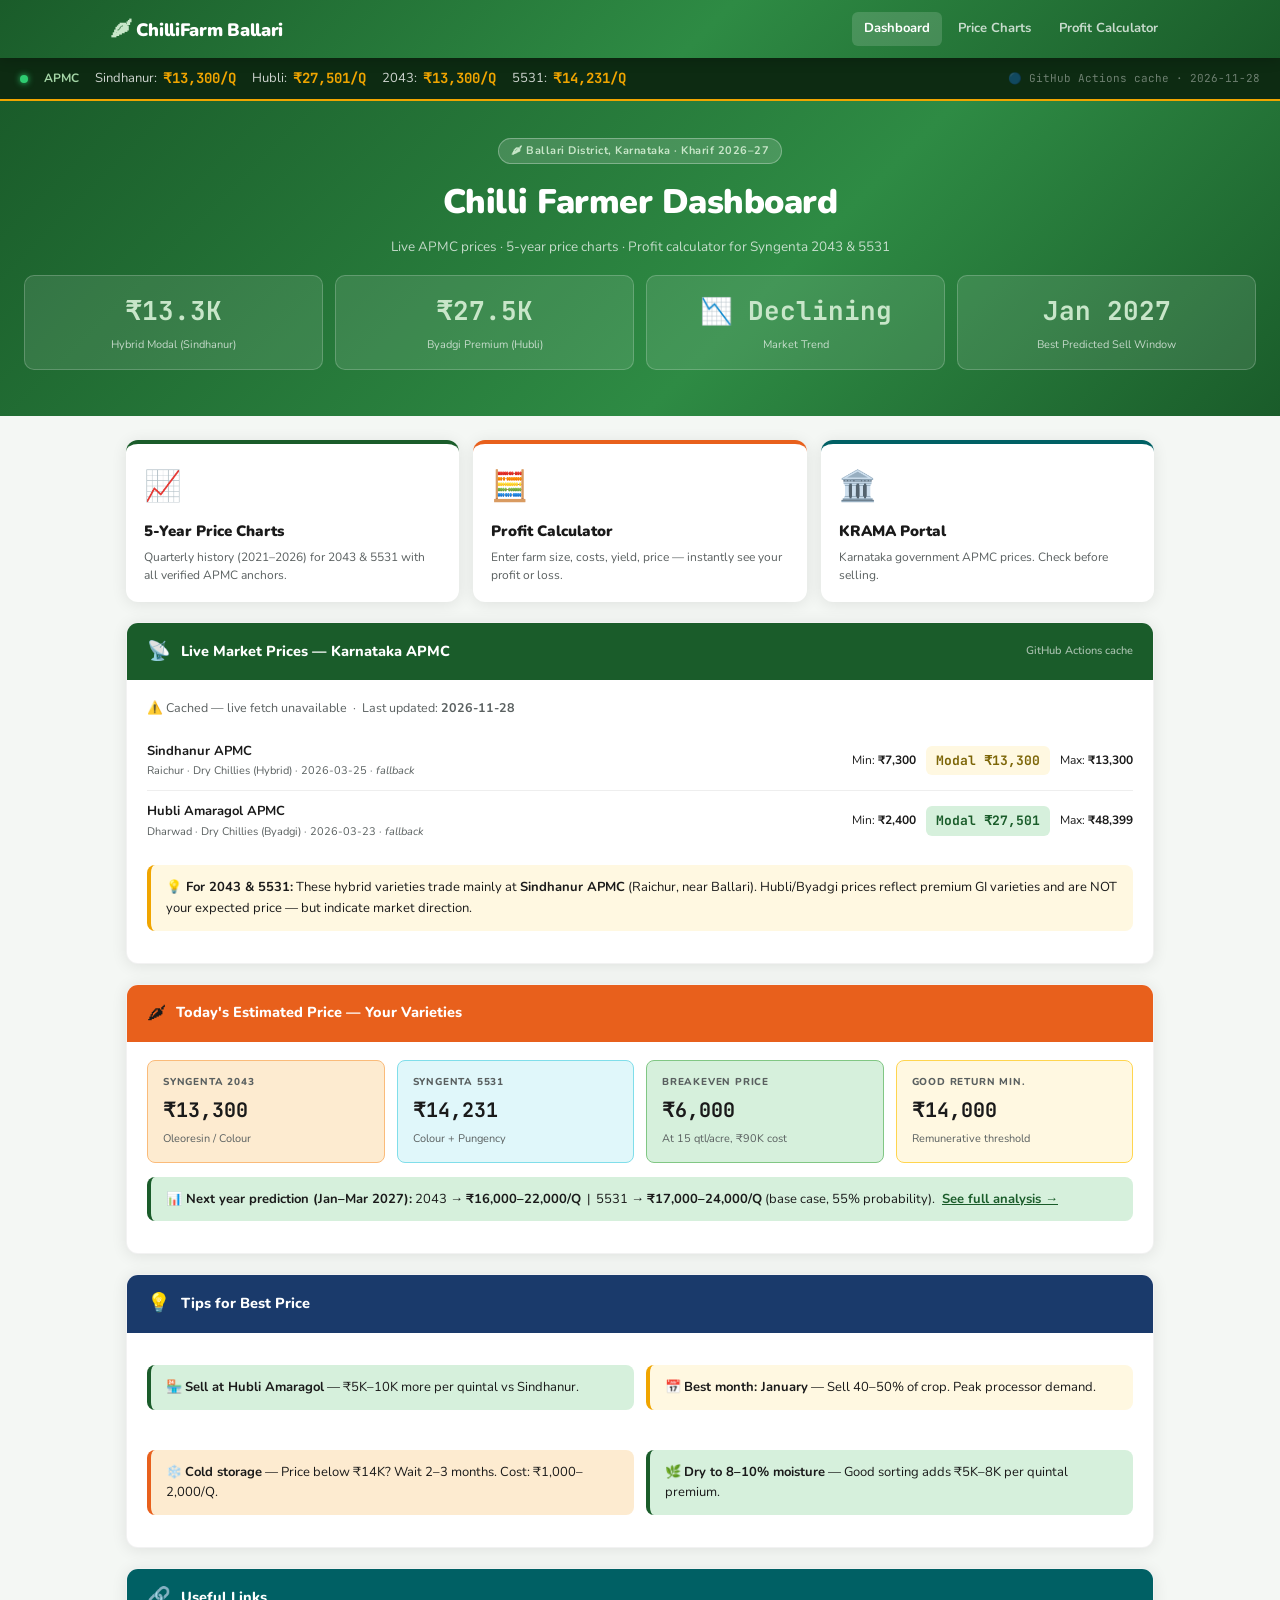
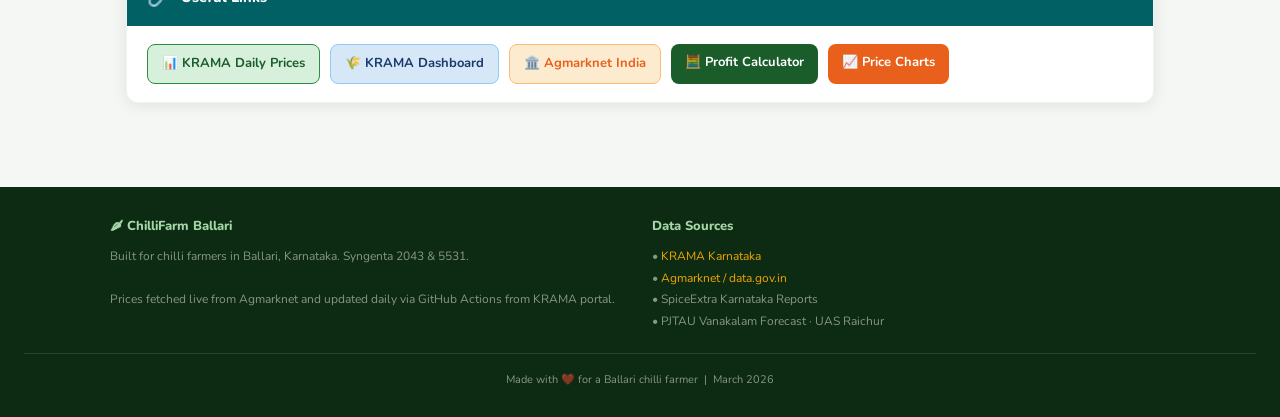
<file: index.html>
<!DOCTYPE html>
<html lang="en">
<head>
<meta charset="UTF-8">
<meta name="viewport" content="width=device-width, initial-scale=1.0">
<title>🌶 Chilli Farm Dashboard — Ballari, Karnataka</title>
<meta name="description" content="Live APMC chilli prices, profit calculator and 5-year price charts for Syngenta 2043 and 5531 farmers in Ballari, Karnataka.">
<link rel="stylesheet" href="assets/css/style.css">
<script src="data/prices.js"></script>
<style>
.hero-grid{display:grid;grid-template-columns:repeat(auto-fit,minmax(180px,1fr));gap:12px;margin:16px 0}
.hero-card{background:rgba(255,255,255,.1);border:1px solid rgba(255,255,255,.2);border-radius:10px;padding:14px 16px;color:#fff;text-align:center}
.hero-card .hv{font-family:'JetBrains Mono',monospace;font-size:26px;font-weight:700;color:#C8E6C9}
.hero-card .hl{font-size:11px;opacity:.7;margin-top:4px}
.market-row{display:grid;grid-template-columns:1fr auto auto auto;align-items:center;gap:10px;padding:10px 0;border-bottom:1px solid #EEE;font-size:13px}
.market-row:last-child{border-bottom:none}
.market-name{font-weight:700}.market-dist{font-size:11px;color:var(--ink-soft)}
.pb{font-family:'JetBrains Mono',monospace;font-weight:700;padding:4px 10px;border-radius:6px;font-size:13px}
.pb-g{background:var(--green-light);color:var(--green-dark)}.pb-a{background:var(--amber-light);color:#7D6608}.pb-r{background:var(--red-light);color:var(--red)}
.nav-cards{display:grid;grid-template-columns:repeat(auto-fit,minmax(190px,1fr));gap:14px;margin-bottom:20px}
.nav-card{background:var(--white);border-radius:12px;box-shadow:var(--shadow);padding:18px;border-top:4px solid;text-decoration:none;color:var(--ink);transition:transform .2s,box-shadow .2s;display:block}
.nav-card:hover{transform:translateY(-3px);box-shadow:var(--shadow-lg)}
.nav-card.green{border-top-color:var(--green-dark)}.nav-card.orange{border-top-color:var(--orange)}.nav-card.teal{border-top-color:var(--teal)}
.nc-icon{font-size:30px;margin-bottom:8px}.nc-title{font-weight:900;font-size:15px;margin-bottom:4px}.nc-desc{font-size:12px;color:var(--ink-soft);line-height:1.5}
</style>
</head>
<body>
<header class="site-header">
  <div class="site-header-inner">
    <a href="index.html" class="site-logo"><span>🌶</span> ChilliFarm Ballari</a>
    <nav class="site-nav">
      <a href="index.html" class="active">Dashboard</a>
      <a href="charts.html">Price Charts</a>
      <a href="calculator.html">Profit Calculator</a>
    </nav>
  </div>
</header>

<div class="live-ticker">
  <div class="live-dot"></div>
  <span class="ticker-label">APMC</span>
  <span class="ticker-item">Sindhanur: <span class="ticker-price" id="t-sindhanur">—</span></span>
  <span class="ticker-item">Hubli: <span class="ticker-price" id="t-hubli">—</span></span>
  <span class="ticker-item">2043: <span class="ticker-price" id="t-2043">—</span></span>
  <span class="ticker-item">5531: <span class="ticker-price" id="t-5531">—</span></span>
  <span class="ticker-updated" id="t-updated">Loading…</span>
</div>

<div class="page-hero">
  <div class="hero-badge">🌶 Ballari District, Karnataka · Kharif 2026–27</div>
  <h1>Chilli Farmer Dashboard</h1>
  <p>Live APMC prices · 5-year price charts · Profit calculator for Syngenta 2043 &amp; 5531</p>
  <div class="hero-grid">
    <div class="hero-card"><div class="hv" id="h-hybrid">₹13,300</div><div class="hl">Hybrid Modal (Sindhanur)</div></div>
    <div class="hero-card"><div class="hv" id="h-byadgi">₹27,501</div><div class="hl">Byadgi Premium (Hubli)</div></div>
    <div class="hero-card"><div class="hv" id="h-trend">📉 Declining</div><div class="hl">Market Trend</div></div>
    <div class="hero-card"><div class="hv">Jan 2027</div><div class="hl">Best Predicted Sell Window</div></div>
  </div>
</div>

<div class="container"><div class="content">

<div class="nav-cards">
  <a href="charts.html" class="nav-card green"><div class="nc-icon">📈</div><div class="nc-title">5-Year Price Charts</div><div class="nc-desc">Quarterly history (2021–2026) for 2043 &amp; 5531 with all verified APMC anchors.</div></a>
  <a href="calculator.html" class="nav-card orange"><div class="nc-icon">🧮</div><div class="nc-title">Profit Calculator</div><div class="nc-desc">Enter farm size, costs, yield, price — instantly see your profit or loss.</div></a>
  <a href="https://krama.karnataka.gov.in" target="_blank" rel="noopener" class="nav-card teal"><div class="nc-icon">🏛️</div><div class="nc-title">KRAMA Portal</div><div class="nc-desc">Karnataka government APMC prices. Check before selling.</div></a>
</div>

<div class="card">
  <div class="card-header green"><span class="icon">📡</span><h2>Live Market Prices — Karnataka APMC</h2><span class="sub" id="live-src-badge">Loading…</span></div>
  <div class="card-body">
    <div id="live-status" style="font-size:12.5px;color:var(--ink-soft);margin-bottom:12px">⏳ Fetching live prices…</div>
    <div id="market-list"></div>
    <div class="callout amber" style="margin-top:14px;font-size:13px">
      <strong>💡 For 2043 &amp; 5531:</strong> These hybrid varieties trade mainly at <strong>Sindhanur APMC</strong> (Raichur, near Ballari). Hubli/Byadgi prices reflect premium GI varieties and are NOT your expected price — but indicate market direction.
    </div>
  </div>
</div>

<div class="card">
  <div class="card-header orange"><span class="icon">🌶</span><h2>Today's Estimated Price — Your Varieties</h2></div>
  <div class="card-body">
    <div class="stat-grid" style="margin-bottom:14px">
      <div class="stat-card orange"><div class="sc-label">Syngenta 2043</div><div class="sc-val" id="est-2043">₹13,300</div><div class="sc-sub">Oleoresin / Colour</div></div>
      <div class="stat-card teal"><div class="sc-label">Syngenta 5531</div><div class="sc-val" id="est-5531">₹14,200</div><div class="sc-sub">Colour + Pungency</div></div>
      <div class="stat-card green"><div class="sc-label">Breakeven Price</div><div class="sc-val">₹6,000</div><div class="sc-sub">At 15 qtl/acre, ₹90K cost</div></div>
      <div class="stat-card amber"><div class="sc-label">Good Return Min.</div><div class="sc-val">₹14,000</div><div class="sc-sub">Remunerative threshold</div></div>
    </div>
    <div class="callout green" style="font-size:13px">
      <strong>📊 Next year prediction (Jan–Mar 2027):</strong>
      2043 → <strong>₹16,000–22,000/Q</strong> &nbsp;|&nbsp; 5531 → <strong>₹17,000–24,000/Q</strong> (base case, 55% probability).
      <a href="charts.html" style="color:var(--green-dark);font-weight:700;margin-left:4px">See full analysis →</a>
    </div>
  </div>
</div>

<div class="card">
  <div class="card-header blue"><span class="icon">💡</span><h2>Tips for Best Price</h2></div>
  <div class="card-body" style="display:grid;grid-template-columns:1fr 1fr;gap:12px">
    <div class="callout green" style="font-size:13px">🏪 <strong>Sell at Hubli Amaragol</strong> — ₹5K–10K more per quintal vs Sindhanur.</div>
    <div class="callout amber" style="font-size:13px">📅 <strong>Best month: January</strong> — Sell 40–50% of crop. Peak processor demand.</div>
    <div class="callout orange" style="font-size:13px">❄️ <strong>Cold storage</strong> — Price below ₹14K? Wait 2–3 months. Cost: ₹1,000–2,000/Q.</div>
    <div class="callout green" style="font-size:13px">🌿 <strong>Dry to 8–10% moisture</strong> — Good sorting adds ₹5K–8K per quintal premium.</div>
  </div>
</div>

<div class="card">
  <div class="card-header teal"><span class="icon">🔗</span><h2>Useful Links</h2></div>
  <div class="card-body" style="display:flex;flex-wrap:wrap;gap:10px">
    <a href="https://krama.karnataka.gov.in/MainPage/DailyMrktPriceRep2?Rep=Com&CommCode=132&VarCode=1&CommName=Dry+Chillies&VarName=Byadgi" target="_blank" rel="noopener" style="background:var(--green-light);color:var(--green-dark);padding:8px 14px;border-radius:8px;text-decoration:none;font-weight:700;font-size:13px;border:1.5px solid var(--green-med)">📊 KRAMA Daily Prices</a>
    <a href="https://krama.karnataka.gov.in/krishi_dashboard" target="_blank" rel="noopener" style="background:var(--blue-light);color:var(--blue-dark);padding:8px 14px;border-radius:8px;text-decoration:none;font-weight:700;font-size:13px;border:1.5px solid #90CAF9">🌾 KRAMA Dashboard</a>
    <a href="https://agmarknet.gov.in" target="_blank" rel="noopener" style="background:var(--orange-light);color:var(--orange);padding:8px 14px;border-radius:8px;text-decoration:none;font-weight:700;font-size:13px;border:1.5px solid #FABB7A">🏛️ Agmarknet India</a>
    <a href="calculator.html" style="background:var(--green-dark);color:#fff;padding:8px 14px;border-radius:8px;text-decoration:none;font-weight:700;font-size:13px">🧮 Profit Calculator</a>
    <a href="charts.html" style="background:var(--orange);color:#fff;padding:8px 14px;border-radius:8px;text-decoration:none;font-weight:700;font-size:13px">📈 Price Charts</a>
  </div>
</div>

</div></div>

<footer class="site-footer">
  <div class="site-footer-inner">
    <div><h3>🌶 ChilliFarm Ballari</h3>Built for chilli farmers in Ballari, Karnataka. Syngenta 2043 &amp; 5531.<br><br>Prices fetched live from Agmarknet and updated daily via GitHub Actions from KRAMA portal.</div>
    <div><h3>Data Sources</h3>• <a href="https://krama.karnataka.gov.in" target="_blank" rel="noopener">KRAMA Karnataka</a><br>• <a href="https://agmarknet.gov.in" target="_blank" rel="noopener">Agmarknet / data.gov.in</a><br>• SpiceExtra Karnataka Reports<br>• PJTAU Vanakalam Forecast · UAS Raichur</div>
  </div>
  <div class="footer-copy">Made with ❤️ for a Ballari chilli farmer &nbsp;|&nbsp; March 2026</div>
</footer>

<script src="assets/js/live-data.js"></script>
<script>
const fmt = n => n ? "₹" + Number(n).toLocaleString("en-IN") : "—";

function renderDashboard(data) {
  const ve = data.variety_estimates || {}, s = data.summary || {}, mkt = data.markets || [];
  renderTicker(data);
  const sindh = mkt.find(m => m.market.toLowerCase().includes("sindhanur"))?.modal_price;
  const hubli  = mkt.find(m => m.market.toLowerCase().includes("hubli"))?.modal_price;
  const trendMap = {rising:"📈 Rising",stable:"→ Stable",declining:"📉 Declining",very_low:"⚠️ Very Low"};
  const set = (id, v) => { const el = document.getElementById(id); if(el) el.textContent = v; };
  set("h-hybrid", sindh ? "₹"+(sindh/1000).toFixed(1)+"K" : "₹13.3K");
  set("h-byadgi",  hubli ? "₹"+(hubli/1000).toFixed(1)+"K"  : "₹27.5K");
  set("h-trend", trendMap[s.trend] || "→ Stable");
  set("est-2043", fmt(ve.syngenta_2043?.estimated_modal));
  set("est-5531", fmt(ve.syngenta_5531?.estimated_modal));
  set("live-src-badge", data.source_label || "Data");
  const statusMap = {live_agmarknet:"✅ Live from Agmarknet API",live:"✅ Live from GitHub cache",embedded_seed:"📋 Seed data (Mar 2026) — live fetch in background",fallback:"⚠️ Cached — live fetch unavailable"};
  const statusEl = document.getElementById("live-status");
  if(statusEl) statusEl.innerHTML = `${statusMap[data.fetch_status]||"📋 Data loaded"} &nbsp;·&nbsp; Last updated: <strong>${data.last_updated}</strong>`;
  const listEl = document.getElementById("market-list");
  if(listEl && mkt.length) listEl.innerHTML = mkt.map(m => {
    const cls = m.modal_price>18000?"pb-g":m.modal_price>13000?"pb-a":"pb-r";
    return `<div class="market-row">
      <div><div class="market-name">${m.market}</div><div class="market-dist">${m.district} · ${m.variety} · ${m.date} · <em>${m.source}</em></div></div>
      <div style="font-size:12px">Min: <strong>${fmt(m.min_price)}</strong></div>
      <span class="pb ${cls}">Modal ${fmt(m.modal_price)}</span>
      <div style="font-size:12px">Max: <strong>${fmt(m.max_price)}</strong></div>
    </div>`;
  }).join("");
}

// Show seed data instantly
renderDashboard({...window.CHILLI_PRICES, fetch_status:"embedded_seed", source_label:"Seed data (live loading…)"});
// Then upgrade with live data
loadLiveData().then(renderDashboard).catch(console.error);
</script>
</body>
</html>
</file>
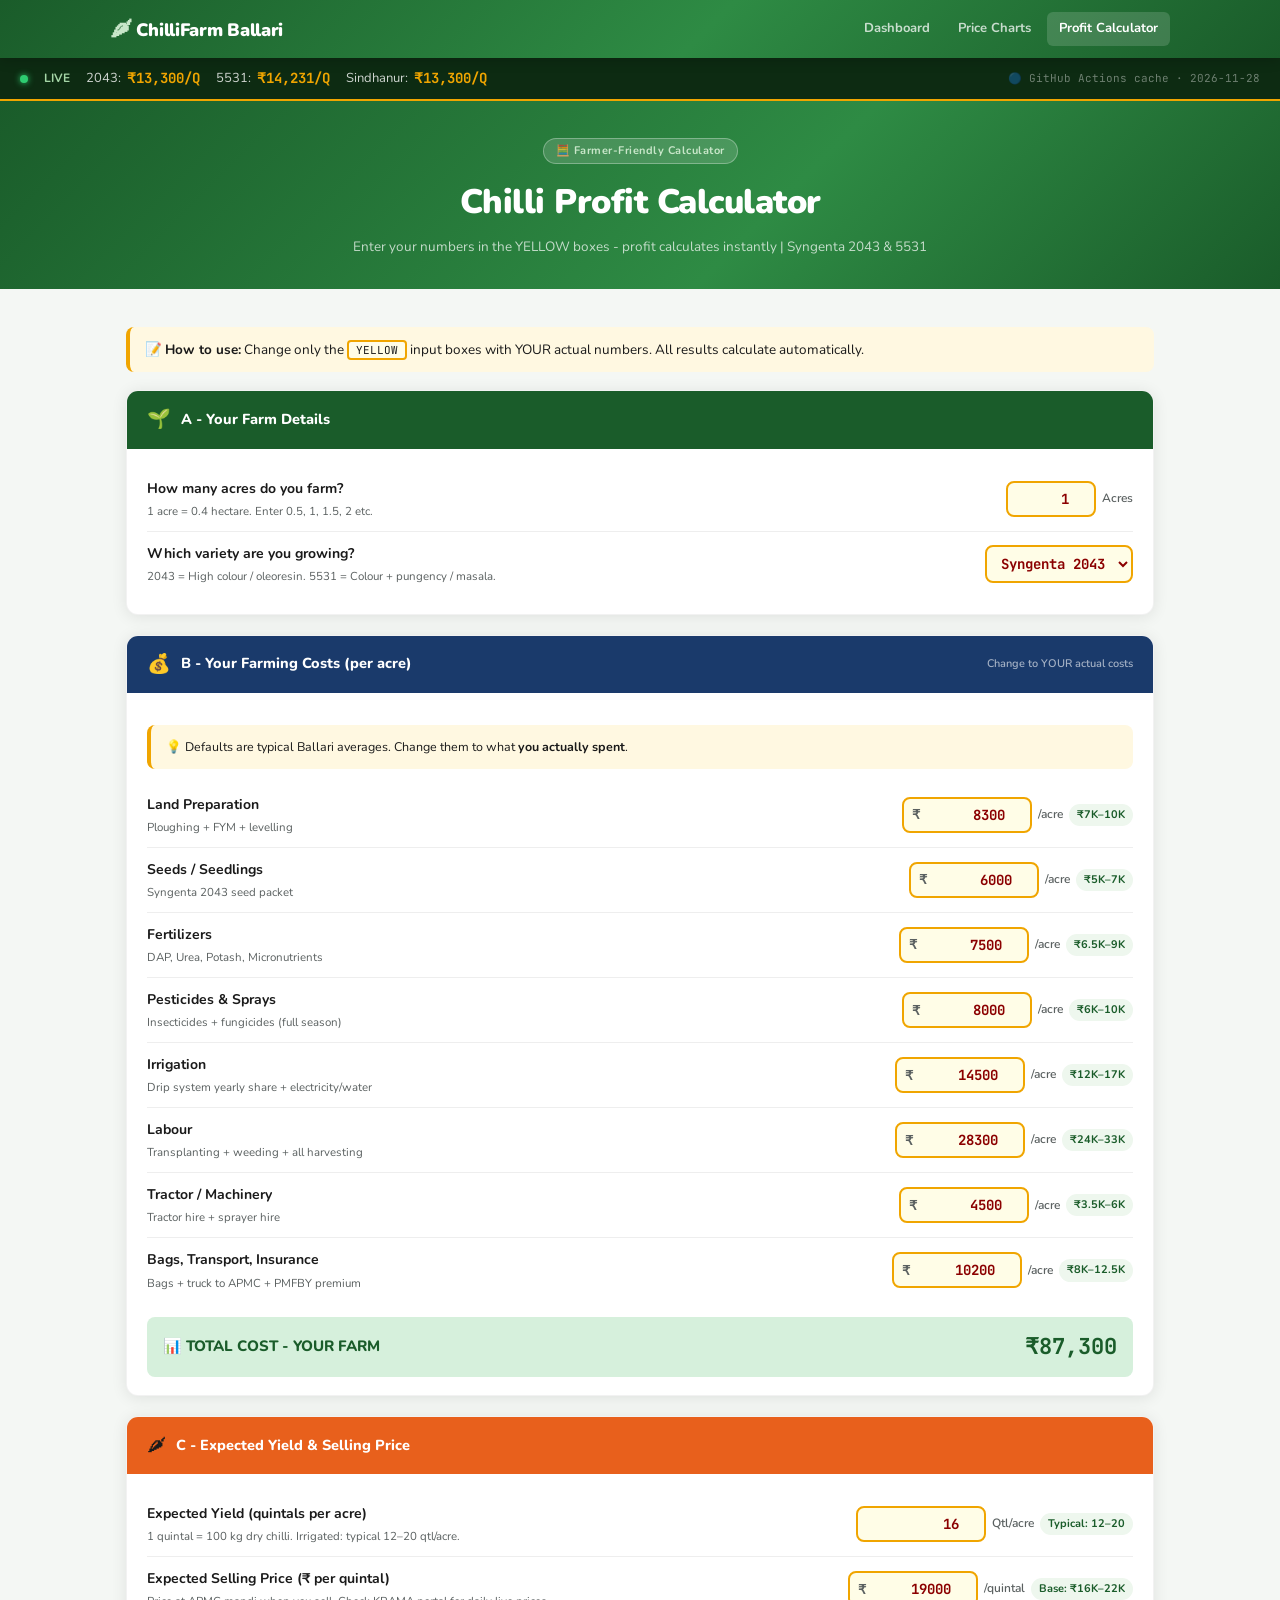
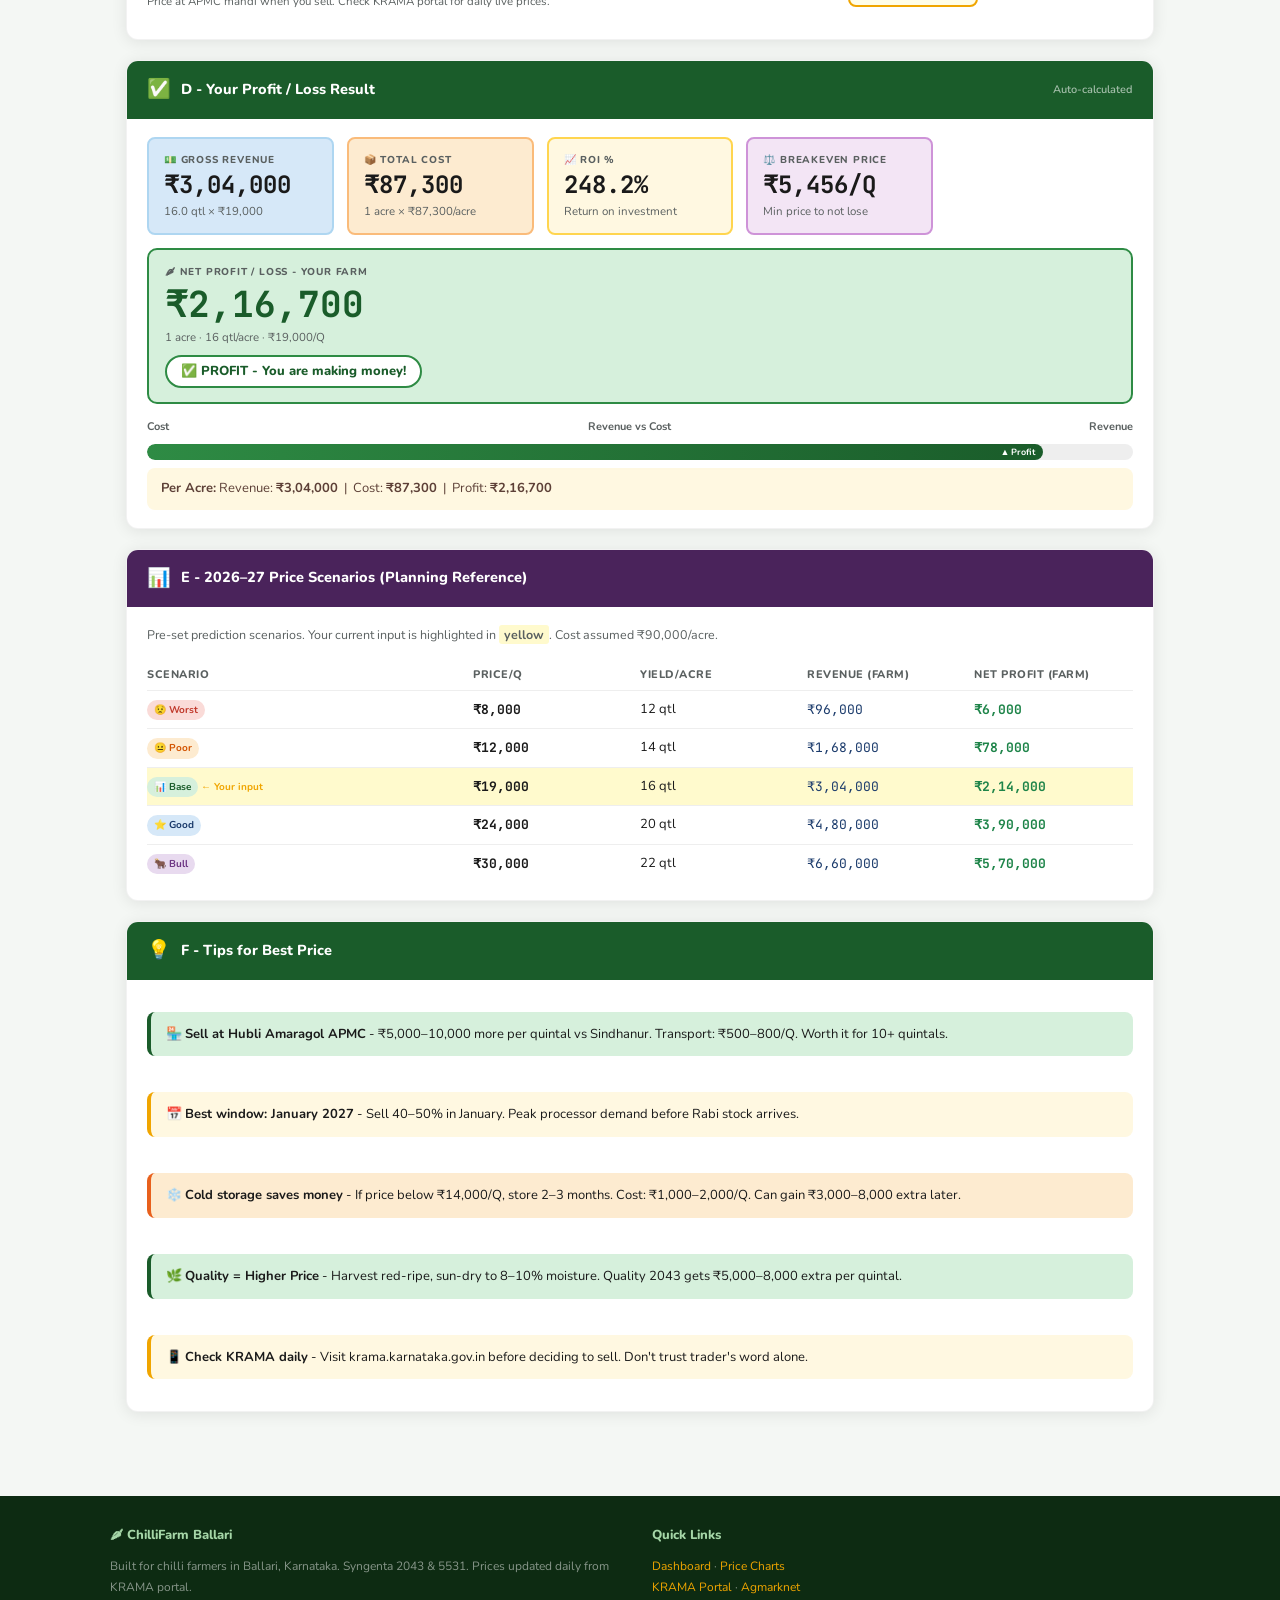
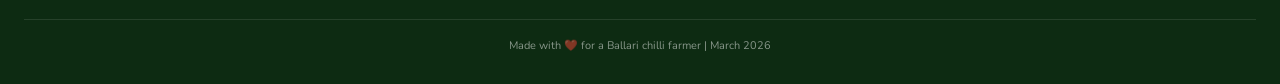
<file: calculator.html>
<!DOCTYPE html>
<html lang="en">
<head>
<meta charset="UTF-8">
<meta name="viewport" content="width=device-width, initial-scale=1.0">
<title>🧮 Profit Calculator - Syngenta 2043 & 5531 | ChilliFarm Ballari</title>
<link rel="stylesheet" href="assets/css/style.css">
<script src="data/prices.js"></script>
<style>
.total-bar{background:var(--green-light);border-radius:8px;padding:12px 16px;margin-top:14px;display:flex;justify-content:space-between;align-items:center;flex-wrap:wrap;gap:8px}
.total-bar-label{font-weight:800;font-size:15px;color:var(--green-dark)}
.total-bar-val{font-family:'JetBrains Mono',monospace;font-size:22px;font-weight:700;color:var(--green-dark)}
.result-profit{background:var(--green-light);border:2px solid var(--green-med);border-radius:10px;padding:14px 16px;grid-column:1/-1}
.result-profit .rc-val{font-size:36px;color:var(--green-dark)}
.profit-status{display:inline-flex;align-items:center;gap:6px;background:var(--white);border-radius:100px;padding:4px 14px;font-size:13px;font-weight:800;margin-top:8px}
.ps-ok{color:var(--green-dark);border:2px solid var(--green-med)}
.ps-warn{color:var(--orange);border:2px solid var(--amber)}
.ps-loss{color:var(--red);border:2px solid var(--red)}
.meter-bar{height:16px;background:#EEE;border-radius:100px;overflow:hidden;margin:8px 0}
.meter-fill{height:100%;border-radius:100px;transition:width .5s,background .3s;display:flex;align-items:center;justify-content:flex-end;padding-right:8px;min-width:3px}
.mfl{font-size:9px;font-weight:700;color:#fff}
.per-acre-bar{background:var(--amber-light);border-radius:8px;padding:10px 14px;font-size:13px;color:#5D4037;margin-top:8px}
.sc-row{display:grid;grid-template-columns:2fr 1fr 1fr 1fr 1fr;gap:8px;padding:8px 0;border-bottom:1px solid #EEE;font-size:13px;align-items:center}
.sc-row:last-child{border-bottom:none}
.sc-row.hdr{font-weight:800;font-size:11px;color:var(--ink-soft);text-transform:uppercase;letter-spacing:.5px;padding-bottom:6px}
.sc-tag{display:inline-block;font-size:10px;font-weight:700;padding:2px 7px;border-radius:100px}
.st-worst{background:var(--red-light);color:var(--red)}.st-poor{background:var(--orange-light);color:#D35400}
.st-base{background:var(--green-light);color:var(--green-dark)}.st-good{background:var(--blue-light);color:var(--blue-dark)}.st-bull{background:#E8DAEF;color:#6C3483}
.curr-row{background:#FFFACD}
</style>
</head>
<body>

<header class="site-header">
  <div class="site-header-inner">
    <a href="index.html" class="site-logo"><span>🌶</span> ChilliFarm Ballari</a>
    <nav class="site-nav">
      <a href="index.html">Dashboard</a>
      <a href="charts.html">Price Charts</a>
      <a href="calculator.html" class="active">Profit Calculator</a>
    </nav>
  </div>
</header>

<div class="live-ticker">
  <div class="live-dot"></div>
  <span class="ticker-label">LIVE</span>
  <span class="ticker-item">2043: <span class="ticker-price" id="t-2043">-</span></span>
  <span class="ticker-item">5531: <span class="ticker-price" id="t-5531">-</span></span>
  <span class="ticker-item">Sindhanur: <span class="ticker-price" id="t-sindhanur">-</span></span>
  <span class="ticker-updated" id="t-updated">Loading…</span>
</div>

<div class="page-hero">
  <div class="hero-badge">🧮 Farmer-Friendly Calculator</div>
  <h1>Chilli Profit Calculator</h1>
  <p>Enter your numbers in the YELLOW boxes - profit calculates instantly | Syngenta 2043 &amp; 5531</p>
</div>

<div class="container"><div class="content">

<div class="callout amber" style="margin-bottom:18px;font-size:13.5px">
  📝 <strong>How to use:</strong> Change only the <span style="background:var(--input-bg);border:2px solid var(--input-gold);border-radius:4px;padding:1px 7px;font-family:'JetBrains Mono',monospace;font-size:11px">YELLOW</span> input boxes with YOUR actual numbers. All results calculate automatically.
</div>

<!-- A: FARM DETAILS -->
<div class="card">
  <div class="card-header green"><span class="icon">🌱</span><h2>A - Your Farm Details</h2></div>
  <div class="card-body">
    <div class="input-row">
      <div><div class="input-label">How many acres do you farm?</div><div class="input-hint">1 acre = 0.4 hectare. Enter 0.5, 1, 1.5, 2 etc.</div></div>
      <div class="input-right"><input type="number" id="acres" value="1" min="0.5" max="200" step="0.5" style="width:90px;padding-left:10px"><span class="unit-label">Acres</span></div>
    </div>
    <div class="input-row">
      <div><div class="input-label">Which variety are you growing?</div><div class="input-hint">2043 = High colour / oleoresin. 5531 = Colour + pungency / masala.</div></div>
      <div class="input-right"><select id="variety"><option value="2043">Syngenta 2043</option><option value="5531">Syngenta 5531</option></select></div>
    </div>
  </div>
</div>

<!-- B: COSTS -->
<div class="card">
  <div class="card-header blue"><span class="icon">💰</span><h2>B - Your Farming Costs (per acre)</h2><span class="sub">Change to YOUR actual costs</span></div>
  <div class="card-body">
    <div class="callout amber" style="margin-bottom:14px;font-size:12.5px">💡 Defaults are typical Ballari averages. Change them to what <strong>you actually spent</strong>.</div>
    <div id="cost-rows"></div>
    <div class="total-bar"><span class="total-bar-label">📊 TOTAL COST - YOUR FARM</span><span class="total-bar-val" id="display-total">₹0</span></div>
  </div>
</div>

<!-- C: YIELD & PRICE -->
<div class="card">
  <div class="card-header orange"><span class="icon">🌶</span><h2>C - Expected Yield &amp; Selling Price</h2></div>
  <div class="card-body">
    <div class="input-row">
      <div><div class="input-label">Expected Yield (quintals per acre)</div><div class="input-hint">1 quintal = 100 kg dry chilli. Irrigated: typical 12–20 qtl/acre.</div></div>
      <div class="input-right"><input type="number" id="yield-pa" value="16" min="1" max="50" step="0.5" style="padding-left:10px"><span class="unit-label">Qtl/acre</span><span class="typical-tag">Typical: 12–20</span></div>
    </div>
    <div class="input-row">
      <div><div class="input-label">Expected Selling Price (₹ per quintal)</div><div class="input-hint">Price at APMC mandi when you sell. Check KRAMA portal for daily live prices.</div></div>
      <div class="input-right"><div class="inp-wrap"><span class="inp-prefix">₹</span><input type="number" id="price-pq" value="19000" min="1000" max="200000" step="500"></div><span class="unit-label">/quintal</span><span class="typical-tag" id="price-tag">Base: ₹16K–22K</span></div>
    </div>
  </div>
</div>

<!-- D: RESULTS -->
<div class="card">
  <div class="card-header green"><span class="icon">✅</span><h2>D - Your Profit / Loss Result</h2><span class="sub">Auto-calculated</span></div>
  <div class="card-body">
    <div class="result-grid">
      <div class="result-card" style="background:var(--blue-light);border-color:#AED6F1"><div class="rc-label">💵 Gross Revenue</div><div class="rc-val" id="d-rev">₹0</div><div class="rc-sub" id="d-rev-sub">0 qtl × ₹0</div></div>
      <div class="result-card" style="background:var(--orange-light);border-color:#FABB7A"><div class="rc-label">📦 Total Cost</div><div class="rc-val" id="d-cost">₹0</div><div class="rc-sub" id="d-cost-sub">All inputs</div></div>
      <div class="result-card" style="background:var(--amber-light);border-color:#FFD54F"><div class="rc-label">📈 ROI %</div><div class="rc-val" id="d-roi">0%</div><div class="rc-sub">Return on investment</div></div>
      <div class="result-card" style="background:#F3E5F5;border-color:#CE93D8"><div class="rc-label">⚖️ Breakeven Price</div><div class="rc-val" id="d-bkevn">₹0/Q</div><div class="rc-sub">Min price to not lose</div></div>
      <div class="result-profit result-card"><div class="rc-label">🌶 NET PROFIT / LOSS - YOUR FARM</div><div class="rc-val" id="d-profit">₹0</div><div class="rc-sub" id="d-profit-sub">Based on your inputs</div><div id="profit-badge"></div></div>
    </div>
    <div style="margin-top:10px">
      <div style="display:flex;justify-content:space-between;font-size:11px;font-weight:700;color:var(--ink-soft);margin-bottom:3px"><span>Cost</span><span>Revenue vs Cost</span><span>Revenue</span></div>
      <div class="meter-bar"><div class="meter-fill" id="meter"><span class="mfl" id="meter-txt"></span></div></div>
    </div>
    <div class="per-acre-bar"><strong>Per Acre:</strong> Revenue: <strong id="rpa">₹0</strong> &nbsp;|&nbsp; Cost: <strong id="cpa">₹0</strong> &nbsp;|&nbsp; Profit: <strong id="ppa">₹0</strong></div>
  </div>
</div>

<!-- E: SCENARIOS -->
<div class="card">
  <div class="card-header" style="background:#4A235B"><span class="icon">📊</span><h2>E - 2026–27 Price Scenarios (Planning Reference)</h2></div>
  <div class="card-body">
    <p style="font-size:12.5px;color:var(--ink-soft);margin-bottom:12px">Pre-set prediction scenarios. Your current input is highlighted in <span style="background:#FFFACD;padding:1px 5px;border-radius:3px;font-weight:700">yellow</span>. Cost assumed ₹90,000/acre.</p>
    <div class="sc-row hdr"><div>Scenario</div><div>Price/Q</div><div>Yield/acre</div><div>Revenue (farm)</div><div>Net Profit (farm)</div></div>
    <div id="scenario-rows"></div>
  </div>
</div>

<!-- F: TIPS -->
<div class="card">
  <div class="card-header green"><span class="icon">💡</span><h2>F - Tips for Best Price</h2></div>
  <div class="card-body" style="display:flex;flex-direction:column;gap:8px">
    <div class="callout green" style="font-size:13px">🏪 <strong>Sell at Hubli Amaragol APMC</strong> - ₹5,000–10,000 more per quintal vs Sindhanur. Transport: ₹500–800/Q. Worth it for 10+ quintals.</div>
    <div class="callout amber" style="font-size:13px">📅 <strong>Best window: January 2027</strong> - Sell 40–50% in January. Peak processor demand before Rabi stock arrives.</div>
    <div class="callout orange" style="font-size:13px">❄️ <strong>Cold storage saves money</strong> - If price below ₹14,000/Q, store 2–3 months. Cost: ₹1,000–2,000/Q. Can gain ₹3,000–8,000 extra later.</div>
    <div class="callout green" style="font-size:13px">🌿 <strong>Quality = Higher Price</strong> - Harvest red-ripe, sun-dry to 8–10% moisture. Quality 2043 gets ₹5,000–8,000 extra per quintal.</div>
    <div class="callout amber" style="font-size:13px">📱 <strong>Check KRAMA daily</strong> - Visit krama.karnataka.gov.in before deciding to sell. Don't trust trader's word alone.</div>
  </div>
</div>

</div></div>

<footer class="site-footer">
  <div class="site-footer-inner">
    <div><h3>🌶 ChilliFarm Ballari</h3>Built for chilli farmers in Ballari, Karnataka. Syngenta 2043 &amp; 5531. Prices updated daily from KRAMA portal.</div>
    <div><h3>Quick Links</h3><a href="index.html">Dashboard</a> · <a href="charts.html">Price Charts</a><br><a href="https://krama.karnataka.gov.in" target="_blank" rel="noopener">KRAMA Portal</a> · <a href="https://agmarknet.gov.in" target="_blank" rel="noopener">Agmarknet</a></div>
  </div>
  <div class="footer-copy">Made with ❤️ for a Ballari chilli farmer | March 2026</div>
</footer>

<script src="assets/js/live-data.js"></script>
<script>
const costData = {
  "2043":[
    {label:"Land Preparation",hint:"Ploughing + FYM + levelling",val:8300,typical:"₹7K–10K"},
    {label:"Seeds / Seedlings",hint:"Syngenta 2043 seed packet",val:6000,typical:"₹5K–7K"},
    {label:"Fertilizers",hint:"DAP, Urea, Potash, Micronutrients",val:7500,typical:"₹6.5K–9K"},
    {label:"Pesticides & Sprays",hint:"Insecticides + fungicides (full season)",val:8000,typical:"₹6K–10K"},
    {label:"Irrigation",hint:"Drip system yearly share + electricity/water",val:14500,typical:"₹12K–17K"},
    {label:"Labour",hint:"Transplanting + weeding + all harvesting",val:28300,typical:"₹24K–33K"},
    {label:"Tractor / Machinery",hint:"Tractor hire + sprayer hire",val:4500,typical:"₹3.5K–6K"},
    {label:"Bags, Transport, Insurance",hint:"Bags + truck to APMC + PMFBY premium",val:10200,typical:"₹8K–12.5K"},
  ],
  "5531":[
    {label:"Land Preparation",hint:"Ploughing + FYM + levelling",val:8300,typical:"₹7K–10K"},
    {label:"Seeds / Seedlings",hint:"Syngenta 5531 seed packet",val:5800,typical:"₹5K–7K"},
    {label:"Fertilizers",hint:"DAP, Urea, Potash, Micronutrients",val:7500,typical:"₹6.5K–9K"},
    {label:"Pesticides & Sprays",hint:"Insecticides + fungicides (full season)",val:7500,typical:"₹6K–10K"},
    {label:"Irrigation",hint:"Drip system yearly share + electricity/water",val:14500,typical:"₹12K–17K"},
    {label:"Labour",hint:"Transplanting + weeding + all harvesting",val:28300,typical:"₹24K–33K"},
    {label:"Tractor / Machinery",hint:"Tractor hire + sprayer hire",val:4500,typical:"₹3.5K–6K"},
    {label:"Bags, Transport, Insurance",hint:"Bags + truck to APMC + PMFBY premium",val:10200,typical:"₹8K–12.5K"},
  ]
};

const scenarios = {
  "2043":[{n:"😟 Worst",cls:"st-worst",p:8000,y:12},{n:"😐 Poor",cls:"st-poor",p:12000,y:14},{n:"📊 Base",cls:"st-base",p:19000,y:16},{n:"⭐ Good",cls:"st-good",p:24000,y:20},{n:"🐂 Bull",cls:"st-bull",p:30000,y:22}],
  "5531":[{n:"😟 Worst",cls:"st-worst",p:9000,y:11},{n:"😐 Poor",cls:"st-poor",p:13500,y:13},{n:"📊 Base",cls:"st-base",p:21000,y:15},{n:"⭐ Good",cls:"st-good",p:26000,y:18},{n:"🐂 Bull",cls:"st-bull",p:32000,y:20}]
};

let costVals = [];
const fmtI = n => "₹" + Math.round(n).toLocaleString("en-IN");

function buildCosts(variety) {
  const rows = document.getElementById("cost-rows");
  rows.innerHTML = "";
  costVals = [];
  costData[variety].forEach((item, i) => {
    costVals.push(item.val);
    const row = document.createElement("div");
    row.className = "input-row";
    row.innerHTML = `
      <div><div class="input-label">${item.label}</div><div class="input-hint">${item.hint}</div></div>
      <div class="input-right">
        <div class="inp-wrap"><span class="inp-prefix">₹</span><input type="number" class="ci" data-i="${i}" value="${item.val}" min="0" max="500000" step="100"></div>
        <span class="unit-label">/acre</span>
        <span class="typical-tag">${item.typical}</span>
      </div>`;
    rows.appendChild(row);
  });
  rows.querySelectorAll(".ci").forEach(inp => {
    inp.addEventListener("input", () => { costVals[+inp.dataset.i] = +inp.value||0; calc(); });
  });
}

function buildScenarios(variety, acres, curPrice, curYield) {
  const scs = scenarios[variety], costPA = 90000;
  const container = document.getElementById("scenario-rows");
  container.innerHTML = "";
  scs.forEach(sc => {
    const rev = sc.p*sc.y*acres, prof = rev-costPA*acres;
    const isCur = sc.p===curPrice && sc.y===curYield;
    const pc = prof>0?"#1E8449":"#C0392B";
    const row = document.createElement("div");
    row.className = "sc-row" + (isCur?" curr-row":"");
    row.innerHTML = `
      <div><span class="sc-tag ${sc.cls}">${sc.n}</span>${isCur?' <span style="font-size:10px;color:var(--amber);font-weight:700">← Your input</span>':""}</div>
      <div style="font-family:'JetBrains Mono',monospace;font-weight:700">₹${sc.p.toLocaleString("en-IN")}</div>
      <div>${sc.y} qtl</div>
      <div style="font-family:'JetBrains Mono',monospace;color:#1A3A6B">${fmtI(rev)}</div>
      <div style="font-family:'JetBrains Mono',monospace;font-weight:700;color:${pc}">${fmtI(prof)}</div>`;
    container.appendChild(row);
  });
}

function calc() {
  const acres=+document.getElementById("acres").value||1;
  const yieldPA=+document.getElementById("yield-pa").value||0;
  const price=+document.getElementById("price-pq").value||0;
  const variety=document.getElementById("variety").value;
  const costPA=costVals.reduce((a,b)=>a+b,0);
  const total=costPA*acres, totY=yieldPA*acres;
  const rev=totY*price, profit=rev-total;
  const roi=total>0?(profit/total*100):0;
  const bkevn=totY>0?total/totY:0;
  const set=(id,v)=>{const el=document.getElementById(id);if(el)el.textContent=v;};
  set("display-total",fmtI(total));
  set("d-rev",fmtI(rev));
  set("d-rev-sub",`${totY.toFixed(1)} qtl × ${fmtI(price)}`);
  set("d-cost",fmtI(total));
  set("d-cost-sub",`${acres} acre × ${fmtI(costPA)}/acre`);
  set("d-roi",roi.toFixed(1)+"%");
  set("d-bkevn",fmtI(bkevn)+"/Q");
  set("d-profit",fmtI(profit));
  set("d-profit-sub",`${acres} acre · ${yieldPA} qtl/acre · ${fmtI(price)}/Q`);
  set("rpa",fmtI(rev/acres)); set("cpa",fmtI(costPA)); set("ppa",fmtI(profit/acres));

  const profEl=document.querySelector(".result-profit");
  const profVal=document.getElementById("d-profit");
  if(profit>0){profEl.style.background="var(--green-light)";profEl.style.borderColor="var(--green-med)";profVal.style.color="var(--green-dark)";}
  else if(profit<0){profEl.style.background="var(--red-light)";profEl.style.borderColor="var(--red)";profVal.style.color="var(--red)";}
  else{profEl.style.background="var(--amber-light)";profEl.style.borderColor="var(--amber)";profVal.style.color="var(--amber)";}

  document.getElementById("profit-badge").innerHTML = profit>0
    ? '<div class="profit-status ps-ok">✅ PROFIT - You are making money!</div>'
    : profit===0 ? '<div class="profit-status ps-warn">⚖️ BREAKEVEN - No profit, no loss</div>'
    : '<div class="profit-status ps-loss">❌ LOSS - Review your numbers</div>';

  const maxV=Math.max(rev,total)*1.1||1, pct=Math.min(rev/maxV*100,100);
  const m=document.getElementById("meter");
  m.style.width=pct+"%";
  m.style.background=profit>0?"linear-gradient(90deg,#2E8B44,#1A5C2A)":profit===0?"var(--amber)":"var(--red)";
  document.getElementById("meter-txt").textContent=profit>0?"▲ Profit":profit<0?"▼ Loss":"=";
  document.getElementById("price-tag").textContent=variety==="2043"?"Base: ₹16K–22K":"Base: ₹17K–24K";
  buildScenarios(variety,acres,price,yieldPA);
}

document.getElementById("variety").addEventListener("change",function(){buildCosts(this.value);calc();});
document.getElementById("acres").addEventListener("input",calc);
document.getElementById("yield-pa").addEventListener("input",calc);
document.getElementById("price-pq").addEventListener("input",calc);
buildCosts("2043");
calc();

// Show seed data in ticker immediately, then upgrade with live
renderTicker({...window.CHILLI_PRICES, fetch_status:"embedded_seed", source_label:"Seed data"});
loadLiveData().then(renderTicker).catch(console.error);
</script>
</body>
</html>
</file>
<file: assets/css/style.css>
/* ===== CHILLI FARM SITE — SHARED STYLES ============================= */
@import url('https://fonts.googleapis.com/css2?family=Nunito:wght@400;600;700;800;900&family=JetBrains+Mono:wght@500;700&display=swap');

:root {
  --green-dark:  #1A5C2A;
  --green-med:   #2E8B44;
  --green-light: #D6F0DC;
  --green-pale:  #EFF9F1;
  --orange:      #E8601C;
  --orange-light:#FDEBD0;
  --teal:        #006064;
  --teal-light:  #E0F7FA;
  --amber:       #F0A500;
  --amber-light: #FFF8E1;
  --red:         #C0392B;
  --red-light:   #FADBD8;
  --blue-dark:   #1A3A6B;
  --blue-light:  #D6E8F8;
  --ink:         #1A1A1A;
  --ink-soft:    #5A6060;
  --paper:       #F4F7F4;
  --white:       #FFFFFF;
  --input-gold:  #F0A500;
  --input-bg:    #FFFDE7;
  --shadow:      0 2px 16px rgba(0,0,0,0.09);
  --shadow-lg:   0 8px 32px rgba(0,0,0,0.13);
  --radius:      12px;
  --radius-sm:   8px;
}

*, *::before, *::after { box-sizing: border-box; margin: 0; padding: 0; }

html { scroll-behavior: smooth; }

body {
  background: var(--paper);
  font-family: 'Nunito', sans-serif;
  color: var(--ink);
  font-size: 15px;
  line-height: 1.65;
}

/* ── SITE HEADER ──────────────────────────────────────────────────────── */
.site-header {
  background: var(--green-dark);
  background-image: linear-gradient(135deg,#1A5C2A 0%,#2E8B44 55%,#1A5C2A 100%);
  color: #fff;
  padding: 0 24px;
  position: sticky;
  top: 0;
  z-index: 100;
  box-shadow: 0 2px 12px rgba(0,0,0,0.2);
}

.site-header-inner {
  max-width: 1060px;
  margin: 0 auto;
  display: flex;
  align-items: center;
  gap: 24px;
  height: 58px;
}

.site-logo {
  font-weight: 900;
  font-size: 18px;
  letter-spacing: -0.3px;
  white-space: nowrap;
  text-decoration: none;
  color: #fff;
}

.site-logo span { color: #C8E6C9; font-size: 22px; }

.site-nav {
  display: flex;
  gap: 4px;
  margin-left: auto;
}

.site-nav a {
  color: rgba(255,255,255,0.75);
  text-decoration: none;
  font-size: 13px;
  font-weight: 700;
  padding: 6px 12px;
  border-radius: 6px;
  transition: all .2s;
}

.site-nav a:hover, .site-nav a.active {
  background: rgba(255,255,255,0.15);
  color: #fff;
}

/* ── PAGE HERO ────────────────────────────────────────────────────────── */
.page-hero {
  background: var(--green-dark);
  background-image: linear-gradient(135deg,#1A5C2A 0%,#2E8B44 60%,#1A5C2A 100%);
  color: #fff;
  padding: 36px 24px 30px;
  text-align: center;
}

.hero-badge {
  display: inline-block;
  background: rgba(255,255,255,.15);
  border: 1px solid rgba(255,255,255,.3);
  color: #C8E6C9;
  font-size: 11px;
  padding: 3px 12px;
  border-radius: 100px;
  margin-bottom: 10px;
  font-weight: 700;
  letter-spacing: .5px;
}

.page-hero h1 {
  font-size: clamp(20px,4vw,34px);
  font-weight: 900;
  letter-spacing: -0.5px;
  margin-bottom: 6px;
}

.page-hero p {
  font-size: 13.5px;
  opacity: .72;
  max-width: 600px;
  margin: 0 auto;
}

/* ── LIVE PRICE TICKER ────────────────────────────────────────────────── */
.live-ticker {
  background: #0D2B12;
  border-bottom: 2px solid var(--amber);
  padding: 9px 20px;
  display: flex;
  align-items: center;
  gap: 16px;
  font-size: 13px;
  flex-wrap: wrap;
}

.live-dot {
  width: 8px; height: 8px;
  border-radius: 50%;
  background: #2ECC71;
  box-shadow: 0 0 6px #2ECC71;
  animation: blink 1.8s infinite;
  flex-shrink: 0;
}

@keyframes blink { 0%,100%{opacity:1}50%{opacity:.3} }

.ticker-label { color: #A5D6A7; font-weight: 700; font-size: 12px; }

.ticker-item {
  display: flex;
  align-items: center;
  gap: 6px;
  color: rgba(255,255,255,.8);
}

.ticker-price {
  font-family: 'JetBrains Mono', monospace;
  font-weight: 700;
  color: var(--amber);
  font-size: 14px;
}

.ticker-updated {
  margin-left: auto;
  font-size: 11px;
  color: rgba(255,255,255,.4);
  font-family: 'JetBrains Mono', monospace;
}

/* ── CONTAINER ────────────────────────────────────────────────────────── */
.container { max-width: 1060px; margin: 0 auto; padding: 0 16px; }
.content { padding: 24px 0 64px; }

/* ── CARD / SECTION ───────────────────────────────────────────────────── */
.card {
  background: var(--white);
  border-radius: var(--radius);
  box-shadow: var(--shadow);
  margin-bottom: 20px;
  overflow: hidden;
  border: 1px solid rgba(0,0,0,0.05);
}

.card-header {
  padding: 13px 20px;
  display: flex;
  align-items: center;
  gap: 10px;
}

.card-header.green  { background: var(--green-dark); }
.card-header.orange { background: var(--orange); }
.card-header.teal   { background: var(--teal); }
.card-header.blue   { background: var(--blue-dark); }
.card-header.amber  { background: #7D6608; }

.card-header h2 { color: #fff; font-size: 14.5px; font-weight: 800; }
.card-header .icon { font-size: 19px; }
.card-header .sub { font-size: 11px; color: rgba(255,255,255,.6); margin-left: auto; font-weight: 600; }
.card-body { padding: 18px 20px; }

/* ── STAT CARDS ───────────────────────────────────────────────────────── */
.stat-grid { display: grid; grid-template-columns: repeat(auto-fit,minmax(145px,1fr)); gap: 12px; }

.stat-card {
  border-radius: var(--radius-sm);
  padding: 13px 15px;
  border: 1.5px solid transparent;
}

.stat-card.orange  { background: var(--orange-light); border-color: #FABB7A; }
.stat-card.teal    { background: var(--teal-light);   border-color: #80DEEA; }
.stat-card.green   { background: var(--green-light);  border-color: #81C784; }
.stat-card.red     { background: var(--red-light);    border-color: #EF9A9A; }
.stat-card.amber   { background: var(--amber-light);  border-color: #FFD54F; }
.stat-card.blue    { background: var(--blue-light);   border-color: #90CAF9; }

.sc-label { font-size: 10px; font-weight: 800; text-transform: uppercase; letter-spacing: .8px; color: var(--ink-soft); margin-bottom: 4px; }
.sc-val   { font-family: 'JetBrains Mono',monospace; font-size: 20px; font-weight: 700; color: var(--ink); }
.sc-sub   { font-size: 11px; color: var(--ink-soft); margin-top: 3px; }

/* ── CHART WRAPPER ────────────────────────────────────────────────────── */
.chart-wrap          { position: relative; width: 100%; height: 310px; }
.chart-wrap.tall     { height: 370px; }
.chart-wrap.short    { height: 250px; }

/* ── TABLES ───────────────────────────────────────────────────────────── */
.data-table          { width: 100%; border-collapse: collapse; font-size: 13px; }
.data-table thead tr { background: var(--ink); }
.data-table th       { padding: 8px 12px; font-family: 'JetBrains Mono',monospace; font-size: 10px; letter-spacing:.7px; text-transform:uppercase; color:#fff; text-align:center; }
.data-table tbody tr { border-bottom: 1px solid #EEEEEE; }
.data-table tbody tr:hover { background: #FAFAFA; }
.data-table td       { padding: 7px 12px; text-align: center; font-family: 'JetBrains Mono',monospace; font-size: 12px; color: var(--ink); }
.data-table .q1-row  { background: #EFF9F1 !important; font-weight: 700; }
.data-table .anch td::after { content:" ⭐"; font-size:9px; }
.data-table .up   { color: #1E8449; font-weight: 700; }
.data-table .down { color: var(--red); font-weight: 700; }
.data-table .flat { color: var(--amber); }

/* ── INPUT STYLES ─────────────────────────────────────────────────────── */
.input-row { display:grid; grid-template-columns:1fr auto; gap:12px; align-items:center; padding:10px 0; border-bottom:1px solid #EEE; }
.input-row:last-child { border-bottom:none; }
.input-label { font-weight:700; font-size:14px; }
.input-hint  { font-size:11.5px; color:var(--ink-soft); margin-top:2px; }
.input-right { display:flex; align-items:center; gap:6px; flex-shrink:0; }

.inp-wrap { position:relative; display:flex; align-items:center; }
.inp-prefix { position:absolute; left:10px; font-family:'JetBrains Mono',monospace; font-size:13px; font-weight:700; color:var(--ink-soft); pointer-events:none; }

input[type="number"], select {
  background: var(--input-bg);
  border: 2px solid var(--input-gold);
  border-radius: var(--radius-sm);
  padding: 7px 10px 7px 28px;
  font-family: 'JetBrains Mono', monospace;
  font-size: 14px; font-weight: 700;
  color: #8B0000;
  width: 130px; text-align: right;
  outline: none;
  transition: border-color .2s, box-shadow .2s;
}

select { padding-left: 10px; text-align: left; width: auto; }

input[type="number"]:focus, select:focus {
  border-color: var(--orange);
  box-shadow: 0 0 0 3px rgba(240,165,0,0.2);
}

.unit-label { font-size: 12px; color: var(--ink-soft); font-weight: 600; white-space: nowrap; }
.typical-tag { font-size: 11px; background: #EEF7EE; color: var(--green-dark); padding: 2px 8px; border-radius: 100px; font-weight: 700; white-space: nowrap; }

/* ── RESULT CARDS ─────────────────────────────────────────────────────── */
.result-grid { display: grid; grid-template-columns: repeat(auto-fit,minmax(180px,1fr)); gap: 13px; margin-bottom: 14px; }
.result-card { border-radius: var(--radius-sm); padding: 13px 15px; border: 2px solid transparent; transition: transform .2s; }
.result-card:hover { transform: translateY(-2px); }
.rc-label { font-size: 10px; font-weight: 800; text-transform: uppercase; letter-spacing: .8px; color: var(--ink-soft); margin-bottom: 4px; }
.rc-val   { font-family: 'JetBrains Mono',monospace; font-size: 24px; font-weight: 700; line-height: 1.1; }
.rc-sub   { font-size: 11.5px; color: var(--ink-soft); margin-top: 3px; }

/* ── CALLOUT ──────────────────────────────────────────────────────────── */
.callout { border-radius: var(--radius-sm); padding: 12px 15px; margin: 14px 0; font-size: 13.5px; line-height: 1.6; }
.callout.green  { background: var(--green-light); border-left: 4px solid var(--green-dark); }
.callout.amber  { background: var(--amber-light); border-left: 4px solid var(--amber); }
.callout.orange { background: var(--orange-light); border-left: 4px solid var(--orange); }
.callout.red    { background: var(--red-light);    border-left: 4px solid var(--red); }
.callout strong { color: var(--ink); }

/* ── SITE FOOTER ──────────────────────────────────────────────────────── */
.site-footer {
  background: #0D2B12;
  color: rgba(255,255,255,.5);
  padding: 28px 24px;
  font-size: 12px;
  line-height: 1.8;
}
.site-footer-inner { max-width: 1060px; margin: 0 auto; display: grid; grid-template-columns: 1fr 1fr; gap: 24px; }
.site-footer h3 { color: #A5D6A7; font-size: 13px; font-weight: 800; margin-bottom: 8px; }
.site-footer a  { color: var(--amber); text-decoration: none; }
.site-footer a:hover { text-decoration: underline; }
.footer-copy { border-top: 1px solid rgba(255,255,255,.1); margin-top: 20px; padding-top: 16px; text-align: center; font-size: 11px; }

/* ── TOGGLE BUTTONS ───────────────────────────────────────────────────── */
.toggle-row { display: flex; gap: 8px; flex-wrap: wrap; margin-bottom: 14px; align-items: center; }
.toggle-lbl { font-size: 12px; color: var(--ink-soft); font-weight: 700; }
.toggle-btn { padding: 5px 13px; border-radius: 100px; border: 2px solid #DDD; background: var(--white); font-size: 12px; font-weight: 700; cursor: pointer; transition: all .2s; font-family: 'Nunito', sans-serif; }
.toggle-btn.or   { border-color: var(--orange); background: var(--orange-light); color: var(--orange); }
.toggle-btn.teal { border-color: var(--teal);   background: var(--teal-light);   color: var(--teal); }
.toggle-btn.gn   { border-color: var(--green-dark); background: var(--green-light); color: var(--green-dark); }

/* ── INSIGHT CARDS ────────────────────────────────────────────────────── */
.insight-grid { display: grid; grid-template-columns: 1fr 1fr; gap: 12px; margin-top: 14px; }
.insight-card { background: var(--paper); border-radius: var(--radius-sm); padding: 12px 14px; border-left: 4px solid; }
.insight-card.green  { border-left-color: var(--green-dark); }
.insight-card.orange { border-left-color: var(--orange); }
.insight-card.red    { border-left-color: var(--red); }
.insight-card.amber  { border-left-color: var(--amber); }
.insight-title { font-weight: 800; font-size: 13px; margin-bottom: 4px; }
.insight-body  { font-size: 12.5px; color: var(--ink-soft); line-height: 1.55; }

/* ── RESPONSIVE ───────────────────────────────────────────────────────── */
@media (max-width: 640px) {
  .site-nav a { font-size: 12px; padding: 5px 8px; }
  .site-logo  { font-size: 15px; }
  .chart-wrap { height: 250px; }
  .chart-wrap.tall { height: 290px; }
  .insight-grid, .split-grid { grid-template-columns: 1fr !important; }
  .stat-grid { grid-template-columns: repeat(2,1fr); }
  .input-row { grid-template-columns: 1fr; }
  .site-footer-inner { grid-template-columns: 1fr; }
}
</file>
